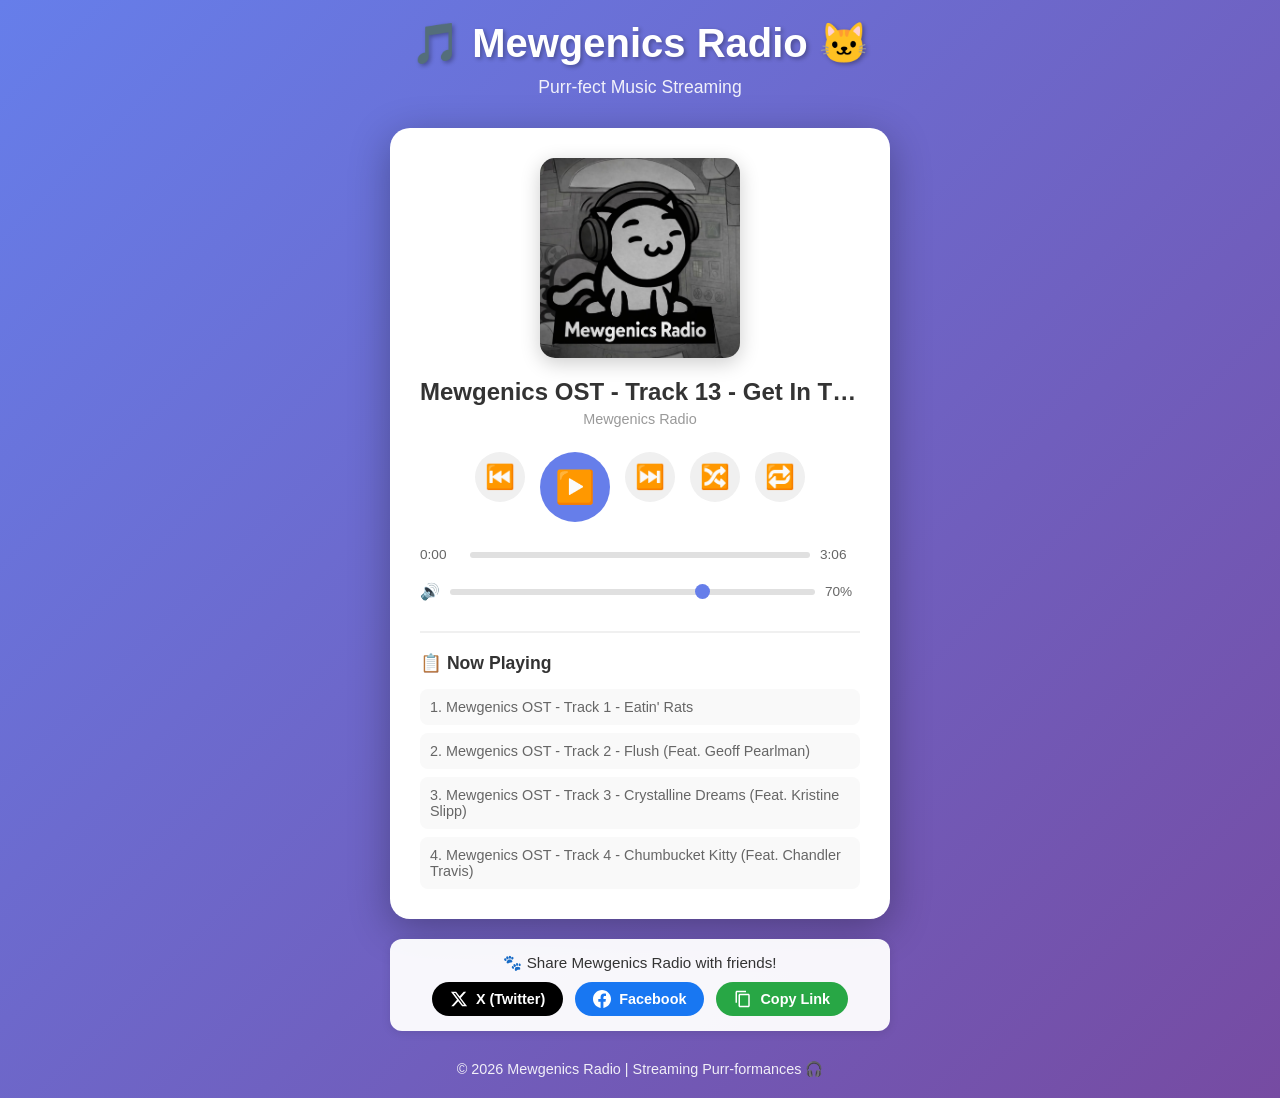
<file: index.html>
<!DOCTYPE html>
<html lang="en">
<head>
    <meta charset="UTF-8">
    <meta name="viewport" content="width=device-width, initial-scale=1.0">

    <!-- Primary Meta Tags -->
    <title>Mewgenics Radio — Official Game Soundtrack Streaming 🐱🎵</title>
    <meta name="description" content="Listen to the official Mewgenics soundtrack — 82 tracks of cat-themed music, vocal and instrumental versions. Free online radio station.">
    <meta name="keywords" content="Mewgenics, soundtrack, OST, game music, cat music, Edmund McMillen, Tyler Glaiel, indie game, radio, playlist">
    <meta name="author" content="Mewgenics Radio">
    <meta name="robots" content="index, follow">

    <!-- Open Graph / Facebook / VK / Telegram -->
    <meta property="og:title" content="Mewgenics Radio — Official Game Soundtrack">
    <meta property="og:description" content="82 tracks of purr-fect music from Mewgenics game. Listen free!">
    <meta property="og:type" content="website">
    <meta property="og:image" content="radio2.jpg">
    <meta property="og:image:width" content="1280">
    <meta property="og:image:height" content="853">
    <meta property="og:image:alt" content="Mewgenics Radio Album Art - Cat Music Streaming">

    <!-- Twitter -->
    <meta name="twitter:card" content="summary_large_image">
    <meta name="twitter:title" content="Mewgenics Radio">
    <meta name="twitter:description" content="Official Mewgenics game soundtrack streaming">
    <meta name="twitter:image" content="radio2.jpg">
    <meta name="twitter:image:alt" content="Mewgenics Radio Album Art">

    <!-- Schema.org / Google -->
    <meta itemprop="name" content="Mewgenics Radio">
    <meta itemprop="description" content="Official Mewgenics game soundtrack with 82 tracks">
    <meta itemprop="image" content="radio2.jpg">
    <link rel="image_src" href="radio2.jpg">

    <!-- Additional -->
    <meta name="theme-color" content="#667eea">
    <link rel="canonical" href="https://your-domain.com">

    <!-- Styles & Icons -->
    <link rel="stylesheet" href="style.css">
    <link rel="icon" type="image/svg+xml" href="data:image/svg+xml,%3Csvg xmlns='http://www.w3.org/2000/svg' viewBox='0 0 100 100'%3E%3Ccircle cx='50' cy='50' r='50' fill='%23667eea'/%3E%3Ctext x='50' y='50' font-size='60' text-anchor='middle' dy='.3em' fill='white'%3E🐱%3C/text%3E%3C/svg%3E">
</head>
<body>
    <div class="container">
        <header>
            <h1>🎵 Mewgenics Radio 🐱</h1>
            <p class="tagline">Purr-fect Music Streaming</p>
        </header>

        <div class="player">
            <div class="album-art" style="background-image: url('radio2.jpg'); background-size: cover; background-position: center;">
            </div>

            <div class="player-info">
                <h2 id="track-title">Loading...</h2>
                <p id="track-artist">Mewgenics Radio</p>
            </div>

            <audio id="audio-player" crossorigin="anonymous">
                Your browser does not support the audio element.
            </audio>

            <div class="controls">
                <button id="prev-btn" class="btn" title="Previous">⏮️</button>
                <button id="play-btn" class="btn play-btn" title="Play">▶️</button>
                <button id="next-btn" class="btn" title="Next">⏭️</button>
                <button id="shuffle-btn" class="btn" title="Shuffle">🔀</button>
                <button id="loop-btn" class="btn" title="Loop">🔁</button>
            </div>

            <div class="progress-container">
                <span id="current-time">0:00</span>
                <div class="progress-bar">
                    <div id="progress" class="progress"></div>
                </div>
                <span id="duration">0:00</span>
            </div>

            <div class="volume-container">
                <span>🔊</span>
                <input type="range" id="volume-slider" min="0" max="100" value="70">
                <span id="volume-percent">70%</span>
            </div>

            <div class="playlist">
                <h3>📋 Now Playing</h3>
                <ul id="playlist-list"></ul>
            </div>
        </div>

        <!-- Share Section -->
        <!-- Share Section -->
        <div class="share-section">
            <p class="share-text">🐾 Share Mewgenics Radio with friends!</p>
            <div class="share-buttons">
                <button id="share-x" class="share-btn x-btn">
                    <svg class="share-icon" viewBox="0 0 24 24" width="18" height="18">
                        <path fill="currentColor" d="M18.244 2.25h3.308l-7.227 8.26 8.502 11.24H16.17l-5.214-6.817L4.99 21.75H1.68l7.73-8.835L1.254 2.25H8.08l4.713 6.231zm-1.161 17.52h1.833L7.084 4.126H5.117z"/>
                    </svg>
                    X (Twitter)
                </button>
                <button id="share-fb" class="share-btn fb-btn">
                    <svg class="share-icon" viewBox="0 0 24 24" width="18" height="18">
                        <path fill="currentColor" d="M24 12.073c0-6.627-5.373-12-12-12s-12 5.373-12 12c0 5.99 4.388 10.954 10.125 11.854v-8.385H7.078v-3.47h3.047V9.43c0-3.007 1.792-4.669 4.533-4.669 1.312 0 2.686.235 2.686.235v2.953H15.83c-1.491 0-1.956.925-1.956 1.874v2.25h3.328l-.532 3.47h-2.796v8.385C19.612 23.027 24 18.062 24 12.073z"/>
                    </svg>
                    Facebook
                </button>
                <button id="share-copy" class="share-btn copy-btn">
                    <svg class="share-icon" viewBox="0 0 24 24" width="18" height="18">
                        <path fill="currentColor" d="M16 1H4c-1.1 0-2 .9-2 2v14h2V3h12V1zm3 4H8c-1.1 0-2 .9-2 2v14c0 1.1.9 2 2 2h11c1.1 0 2-.9 2-2V7c0-1.1-.9-2-2-2zm0 16H8V7h11v14z"/>
                    </svg>
                    Copy Link
                </button>
            </div>
        </div>

        <footer>
            <p>© 2026 Mewgenics Radio | Streaming Purr-formances 🎧</p>
        </footer>
    </div>

    <script src="script.js"></script>
</body>
</html>
</file>
<file: style.css>
* {
    margin: 0;
    padding: 0;
    box-sizing: border-box;
}

body {
    font-family: 'Segoe UI', Tahoma, Geneva, Verdana, sans-serif;
    background: linear-gradient(135deg, #667eea 0%, #764ba2 100%);
    min-height: 100vh;
    display: flex;
    justify-content: center;
    align-items: center;
    padding: 20px;
}

.container {
    width: 100%;
    max-width: 500px;
}

header {
    text-align: center;
    color: white;
    margin-bottom: 30px;
}

header h1 {
    font-size: 2.5em;
    margin-bottom: 10px;
    text-shadow: 2px 2px 4px rgba(0, 0, 0, 0.3);
}

.tagline {
    font-size: 1.1em;
    opacity: 0.9;
}

.player {
    background: white;
    border-radius: 20px;
    padding: 30px;
    box-shadow: 0 10px 40px rgba(0, 0, 0, 0.3);
}

.album-art {
    width: 200px;
    height: 200px;
    margin: 0 auto 20px;
    background: linear-gradient(135deg, #667eea 0%, #764ba2 100%);
    border-radius: 15px;
    display: flex;
    justify-content: center;
    align-items: center;
    box-shadow: 0 5px 20px rgba(0, 0, 0, 0.2);
    overflow: hidden;
}

.player-info {
    text-align: center;
    margin-bottom: 20px;
}

.player-info h2 {
    color: #333;
    margin-bottom: 5px;
    font-size: 1.5em;
    overflow: hidden;
    text-overflow: ellipsis;
    white-space: nowrap;
}

.player-info p {
    color: #999;
    font-size: 0.9em;
}

.controls {
    display: flex;
    justify-content: center;
    gap: 15px;
    margin: 25px 0;
    flex-wrap: wrap;
}

.btn {
    background: #f0f0f0;
    border: none;
    border-radius: 50%;
    width: 50px;
    height: 50px;
    font-size: 1.5em;
    cursor: pointer;
    transition: all 0.3s ease;
    display: flex;
    justify-content: center;
    align-items: center;
}

.btn:hover {
    background: #667eea;
    transform: scale(1.1);
    box-shadow: 0 3px 10px rgba(102, 126, 234, 0.4);
}

.btn:active {
    transform: scale(0.95);
}

.play-btn {
    background: #667eea;
    color: white;
    width: 70px;
    height: 70px;
    font-size: 2em;
}

.play-btn:hover {
    background: #764ba2;
}

.play-btn.playing {
    animation: pulse 1s infinite;
}

@keyframes pulse {
    0%, 100% { box-shadow: 0 0 0 0 rgba(102, 126, 234, 0.7); }
    50% { box-shadow: 0 0 0 10px rgba(102, 126, 234, 0); }
}

.progress-container {
    display: flex;
    align-items: center;
    gap: 10px;
    margin: 20px 0;
}

.progress-bar {
    flex: 1;
    height: 6px;
    background: #e0e0e0;
    border-radius: 3px;
    cursor: pointer;
    position: relative;
}

.progress {
    height: 100%;
    background: #667eea;
    border-radius: 3px;
    width: 0%;
    transition: width 0.1s linear;
}

.progress-container span {
    font-size: 0.85em;
    color: #666;
    min-width: 40px;
}

.volume-container {
    display: flex;
    align-items: center;
    gap: 10px;
    margin: 20px 0;
}

.volume-container input {
    flex: 1;
    height: 6px;
    border-radius: 3px;
    background: #e0e0e0;
    outline: none;
    -webkit-appearance: none;
}

.volume-container input::-webkit-slider-thumb {
    -webkit-appearance: none;
    appearance: none;
    width: 15px;
    height: 15px;
    border-radius: 50%;
    background: #667eea;
    cursor: pointer;
}

.volume-container input::-moz-range-thumb {
    width: 15px;
    height: 15px;
    border-radius: 50%;
    background: #667eea;
    cursor: pointer;
    border: none;
}

#volume-percent {
    font-size: 0.85em;
    color: #666;
    min-width: 35px;
}

.playlist {
    margin-top: 30px;
    padding-top: 20px;
    border-top: 2px solid #f0f0f0;
}

.playlist h3 {
    color: #333;
    margin-bottom: 15px;
    font-size: 1.1em;
}

.playlist ul {
    list-style: none;
    max-height: 200px;
    overflow-y: auto;
}

.playlist li {
    padding: 10px;
    background: #f9f9f9;
    margin-bottom: 8px;
    border-radius: 8px;
    cursor: pointer;
    transition: all 0.3s ease;
    font-size: 0.9em;
    color: #666;
}

.playlist li:hover {
    background: #efefef;
    color: #333;
}

.playlist li.active {
    background: #667eea;
    color: white;
    font-weight: bold;
}

/* Share Section Styles */
.share-section {
    margin-top: 20px;
    text-align: center;
    padding: 15px;
    background: rgba(255, 255, 255, 0.95);
    border-radius: 12px;
    box-shadow: 0 2px 10px rgba(0, 0, 0, 0.1);
}

.share-text {
    color: #333;
    font-size: 0.95em;
    margin-bottom: 10px;
}

.share-link {
    color: #667eea;
    font-weight: bold;
    cursor: pointer;
    text-decoration: underline;
    transition: all 0.3s ease;
}

.share-link:hover {
    color: #764ba2;
    transform: scale(1.05);
    display: inline-block;
}

.share-buttons {
    display: flex;
    gap: 12px;
    justify-content: center;
    flex-wrap: wrap;
    margin-top: 10px;
    animation: fadeIn 0.3s ease;
}

@keyframes fadeIn {
    from { opacity: 0; transform: translateY(-10px); }
    to { opacity: 1; transform: translateY(0); }
}

.share-btn {
    display: inline-flex;
    align-items: center;
    gap: 8px;
    padding: 8px 18px;
    border: none;
    border-radius: 25px;
    cursor: pointer;
    font-size: 0.9em;
    font-weight: 600;
    transition: all 0.3s ease;
    color: white;
}

.share-icon {
    width: 18px;
    height: 18px;
}

.x-btn {
    background: #000000;
}

.x-btn:hover {
    background: #1DA1F2;
    transform: translateY(-2px);
}

.fb-btn {
    background: #1877f2;
}

.fb-btn:hover {
    background: #0d65d9;
    transform: translateY(-2px);
}

.copy-btn {
    background: #28a745;
}

.copy-btn:hover {
    background: #218838;
    transform: translateY(-2px);
}

.share-btn:active {
    transform: translateY(0);
}

footer {
    text-align: center;
    color: white;
    margin-top: 30px;
    font-size: 0.9em;
    opacity: 0.9;
}

@media (max-width: 600px) {
    header h1 {
        font-size: 1.8em;
    }

    .player {
        padding: 20px;
    }

    .album-art {
        width: 150px;
        height: 150px;
    }

    .btn {
        width: 45px;
        height: 45px;
        font-size: 1.2em;
    }

    .play-btn {
        width: 60px;
        height: 60px;
        font-size: 1.8em;
    }
    
    .share-btn {
        padding: 6px 14px;
        font-size: 0.8em;
    }
    
    .share-icon {
        width: 14px;
        height: 14px;
    }
}
</file>
